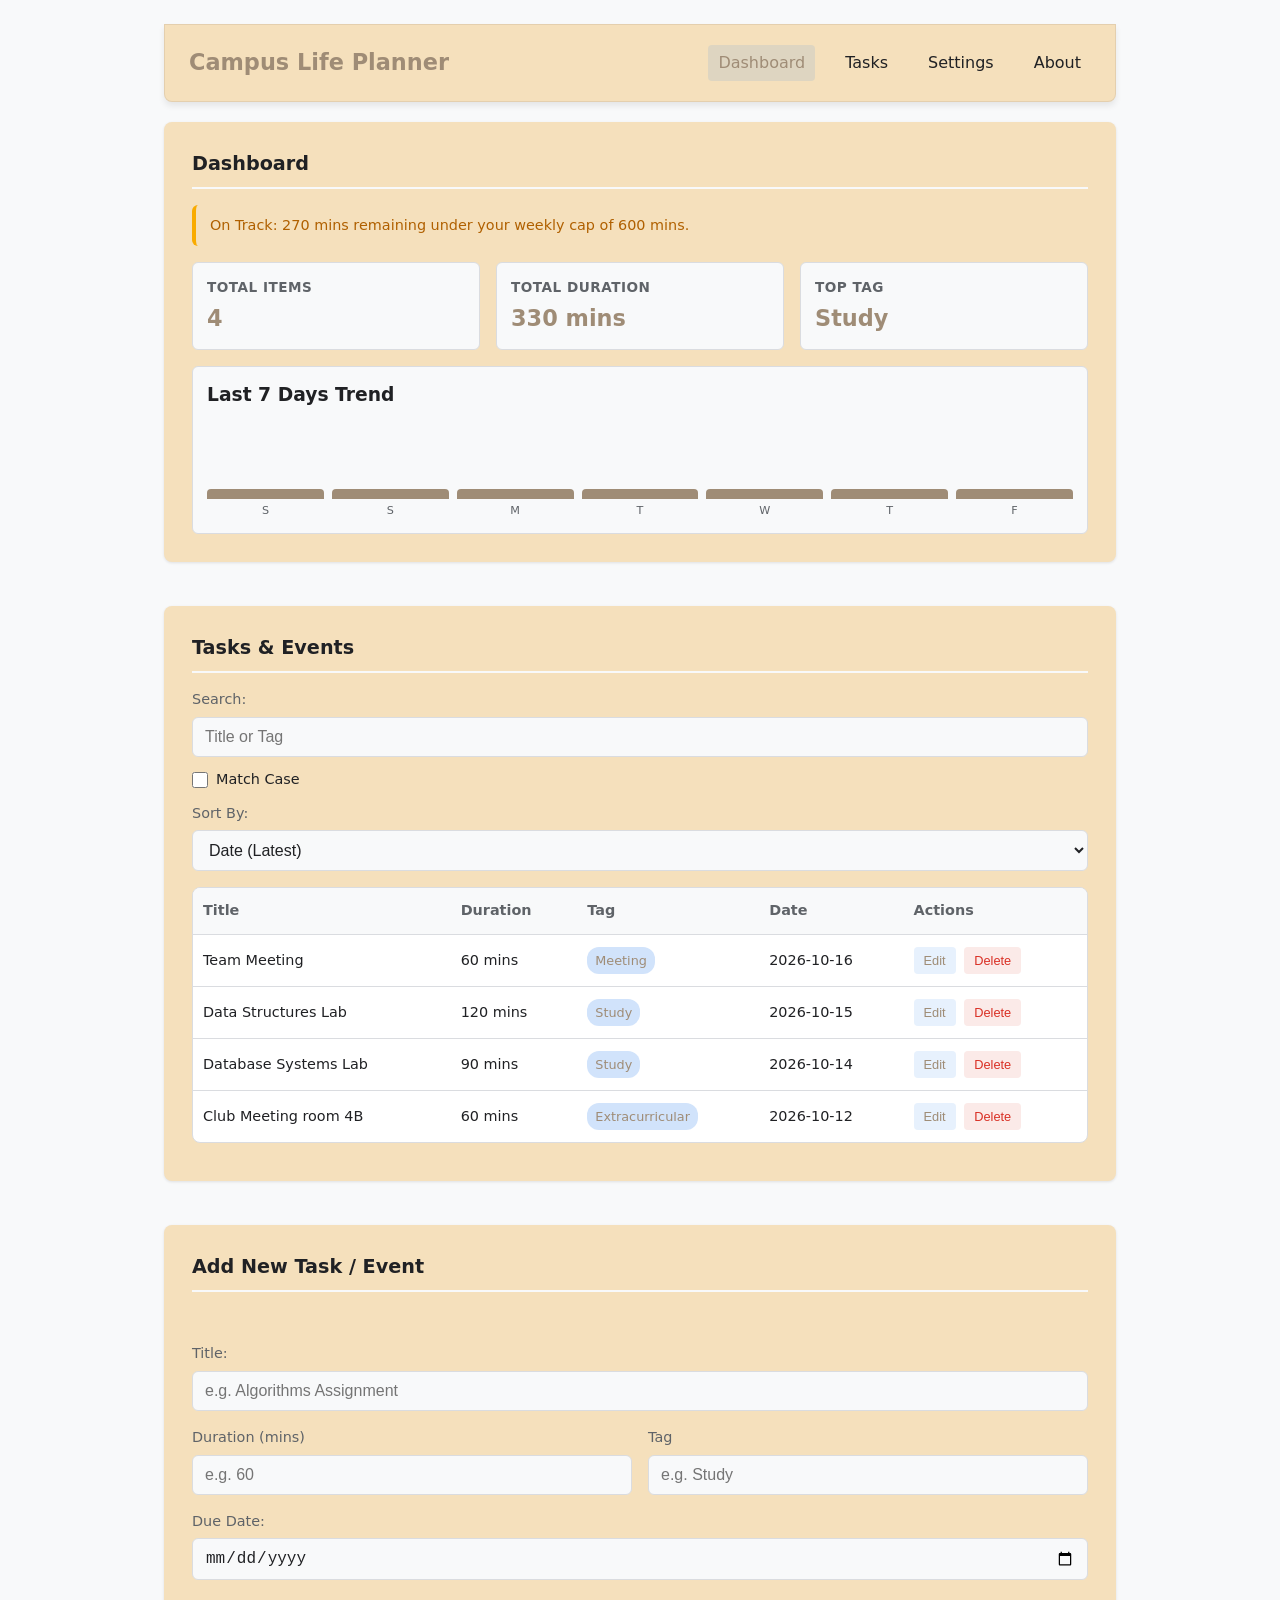
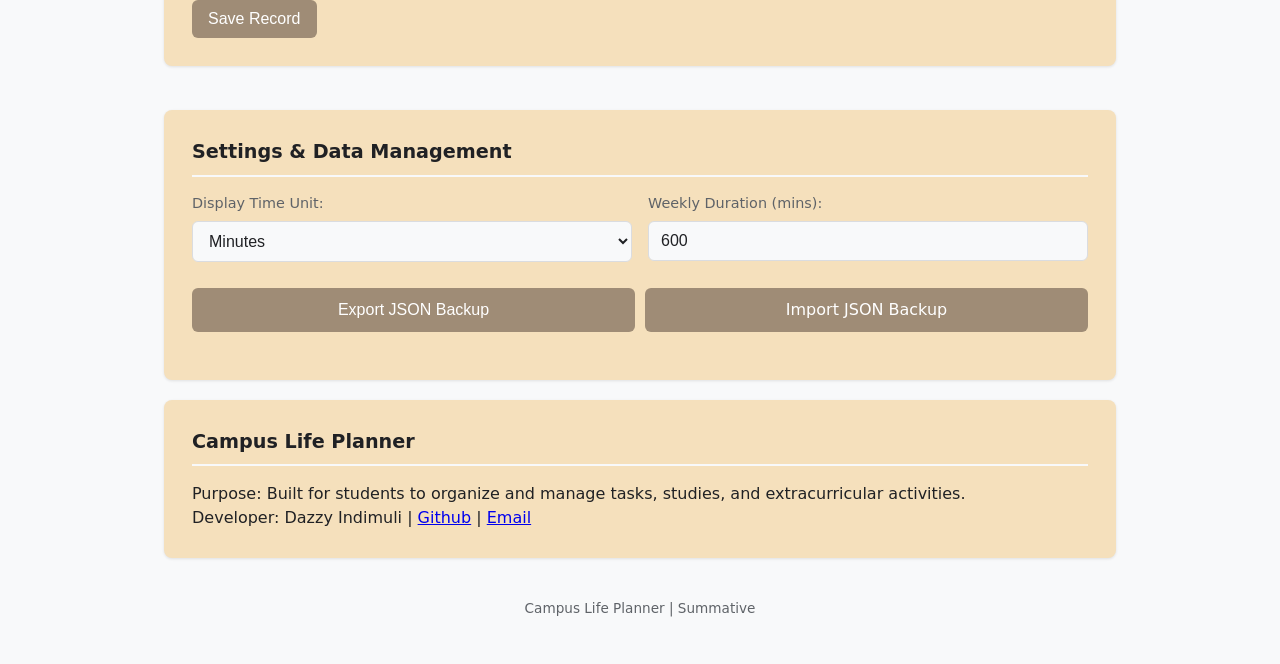
<file: index.html>
<!DOCTYPE html>
<html lang="en">
<head>
    <meta charset="UTF-8">
    <meta name="viewport" content="width=device-width, initial-scale=1.0">
    <title>Campus Life Planner</title>
    <link rel="stylesheet" href="main.css">
    <link rel="stylesheet" href="responsive.css">
</head>
<body>
    <a href="#main-content" class="skip-link">Skip to main content</a>

    <header role="banner">
        <div class="header-container">
            <button id="menu-toggle" class="menu-toggle" aria-expanded="false" aria-label="Toggle navigation menu">
                <span class="hamburger-line"></span>
                <span class="hamburger-line"></span>
                <span class="hamburger-line"></span>
            </button>
            <h1>Campus Life Planner</h1>
        </div>
        <nav role="navigation" id="nav-menu" aria-label="Main Navigation" class="nav-menu">
            <ul>
                <li><a href="#dashboard" aria-current="page">Dashboard</a></li>
                <li><a href="#tasks-list-section">Tasks</a></li>
                <li><a href="#settings">Settings</a></li>
                <li><a href="#about">About</a></li>
            </ul>
        </nav>
    </header>
    
    <main id="main-content" role="main">
        <div id="announcer" aria-live="polite" class="sr-only"></div>
        
        <!-- Dashboard -->
        <section id="dashboard" aria-labelledby="dashboard-heading">
            <h2 id="dashboard-heading">Dashboard</h2>
            <div id="alert-box" class="alert-box normal" aria-live="polite">
                Loading schedule metrics...
            </div>
            <div class="metrics-grid">
                <div class="card metric-card">
                    <h3>Total Items</h3>
                    <p id="stat-count">0</p>
                </div>
                <div class="card metric-card">
                    <h3>Total Duration</h3>
                    <p><span id="stat-duration">0</span> <span id="unit-label-stat">mins</span></p>
                </div>
                <div class="card metric-card">
                    <h3>Top Tag</h3>
                    <p id="stat-top-tag">-</p>
                </div>
            </div>

            <div class="card full-width" style="margin-top: 16px;">
                <h3>Last 7 Days Trend</h3>
                <div id="trend-chart" style="display: flex; align-items: flex-end; gap: 8px; height: 110px; padding-top: 15px;"></div>
            </div>
        </section>

        <!-- Tasks List and Search -->
        <section id="tasks-list-section" aria-labelledby="records-heading">
            <h2 id="records-heading">Tasks & Events</h2>

            <div class="control-bar" style="display: flex; flex-direction: column; gap: 12px; margin-bottom: 16px;">
                <div class="search-group">
                    <label for="search-input">Search:</label>
                    <input type="text" id="search-input" placeholder="Title or Tag">
                </div>
                <div class="filter-options">
                    <label class="checkbox-label">
                        <input type="checkbox" id="case-sensitive-toggle"> Match Case
                    </label>
                </div>
                <div class="sort-group">
                    <label for="sort-select">Sort By: </label>
                    <select id="sort-select" aria-label="Sort records">
                        <option value="date-desc">Date (Latest)</option>
                        <option value="date-asc">Date (Earliest)</option>
                        <option value="duration-desc">Duration (High to Low)</option>
                        <option value="duration-asc">Duration (Low to High)</option>
                        <option value="title-asc">Title (A-Z)</option>
                    </select>
                </div>
            </div>

            <div class="table-responsive">
                <table id="records-table">
                    <thead>
                        <tr>
                            <th>Title</th>
                            <th>Duration</th>
                            <th>Tag</th>
                            <th>Date</th>
                            <th>Actions</th>
                        </tr>
                    </thead>
                    <tbody id="table-body">
                        <!-- Dynamically Populated -->
                    </tbody>
                </table>
            </div>
        </section>

        <!-- Add/Edit Form -->
        <section id="task-form-section">
            <h2 id="form-heading">Add New Task / Event</h2>
            <form id="record-form" class="record-form">
                <div id="form-error-message" class="error-text" role="alert"></div>
                <input type="hidden" id="edit-record-id" value="">

                <div class="form-grid">
                    <div class="form-group full-width">
                        <label for="input-title">Title:</label>
                        <input type="text" id="input-title" required placeholder="e.g. Algorithms Assignment">
                    </div>

                    <div class="form-group">
                        <label for="input-duration">Duration (<span id="form-unit-label">mins</span>)</label>
                        <input type="number" step="any" id="input-duration" required placeholder="e.g. 60">
                    </div>

                    <div class="form-group">
                        <label for="input-tag">Tag</label>
                        <input type="text" id="input-tag" required placeholder="e.g. Study">
                    </div>

                    <div class="form-group full-width">
                        <label for="input-date">Due Date:</label>
                        <input type="date" id="input-date" required>
                    </div>
                </div>

                <div class="form-actions">
                    <button type="submit" id="submit-btn" class="btn-primary">Save Record</button>
                    <button type="button" id="cancel-edit-btn" class="btn-secondary" style="display: none;">Cancel</button>
                </div>
            </form>
        </section>

        <!-- Settings & Backup Section -->
        <section id="settings" aria-labelledby="settings-heading">
            <h2 id="settings-heading">Settings & Data Management</h2>
            <div class="settings-grid">
                <div class="setting-item">
                    <label for="unit-select">Display Time Unit:</label>
                    <select id="unit-select">
                        <option value="mins">Minutes</option>
                        <option value="hours">Hours</option>
                    </select>
                </div>
                <div class="setting-item">
                    <label for="cap-input">Weekly Duration (<span id="settings-unit-label">mins</span>):</label>
                    <input type="number" id="cap-input" value="600" step="any">
                </div>
                <div class="backup-actions full-width" style="display: flex; gap: 10px; margin-top: 10px;">
                    <button id="export-json-btn" type="button" class="btn-secondary" style="flex: 1;">Export JSON Backup</button>
                    <label class="file-upload-label" style="flex: 1; text-align: center; cursor: pointer;">
                        Import JSON Backup <input type="file" id="import-json-input" accept=".json" style="display: none;">
                    </label>
                </div>
            </div>
        </section>
    </main>

    <!-- About Section -->
    <section id="about" aria-labelledby="about-heading">
        <h2 id="about-heading">Campus Life Planner</h2>
        <p>Purpose: Built for students to organize and manage tasks, studies, and extracurricular activities.</p>
        <p>Developer: Dazzy Indimuli | <a href="https://github.com/dazzy-ji" target="_blank">Github</a> | <a href="mailto:d.indimuli@alustudent.com">Email</a></p>
    </section>

    <footer role="contentinfo">
        <p>Campus Life Planner | Summative</p>
    </footer>

    <script type="module" src="scripts/state.js"></script>
</body>
</html>
</file>
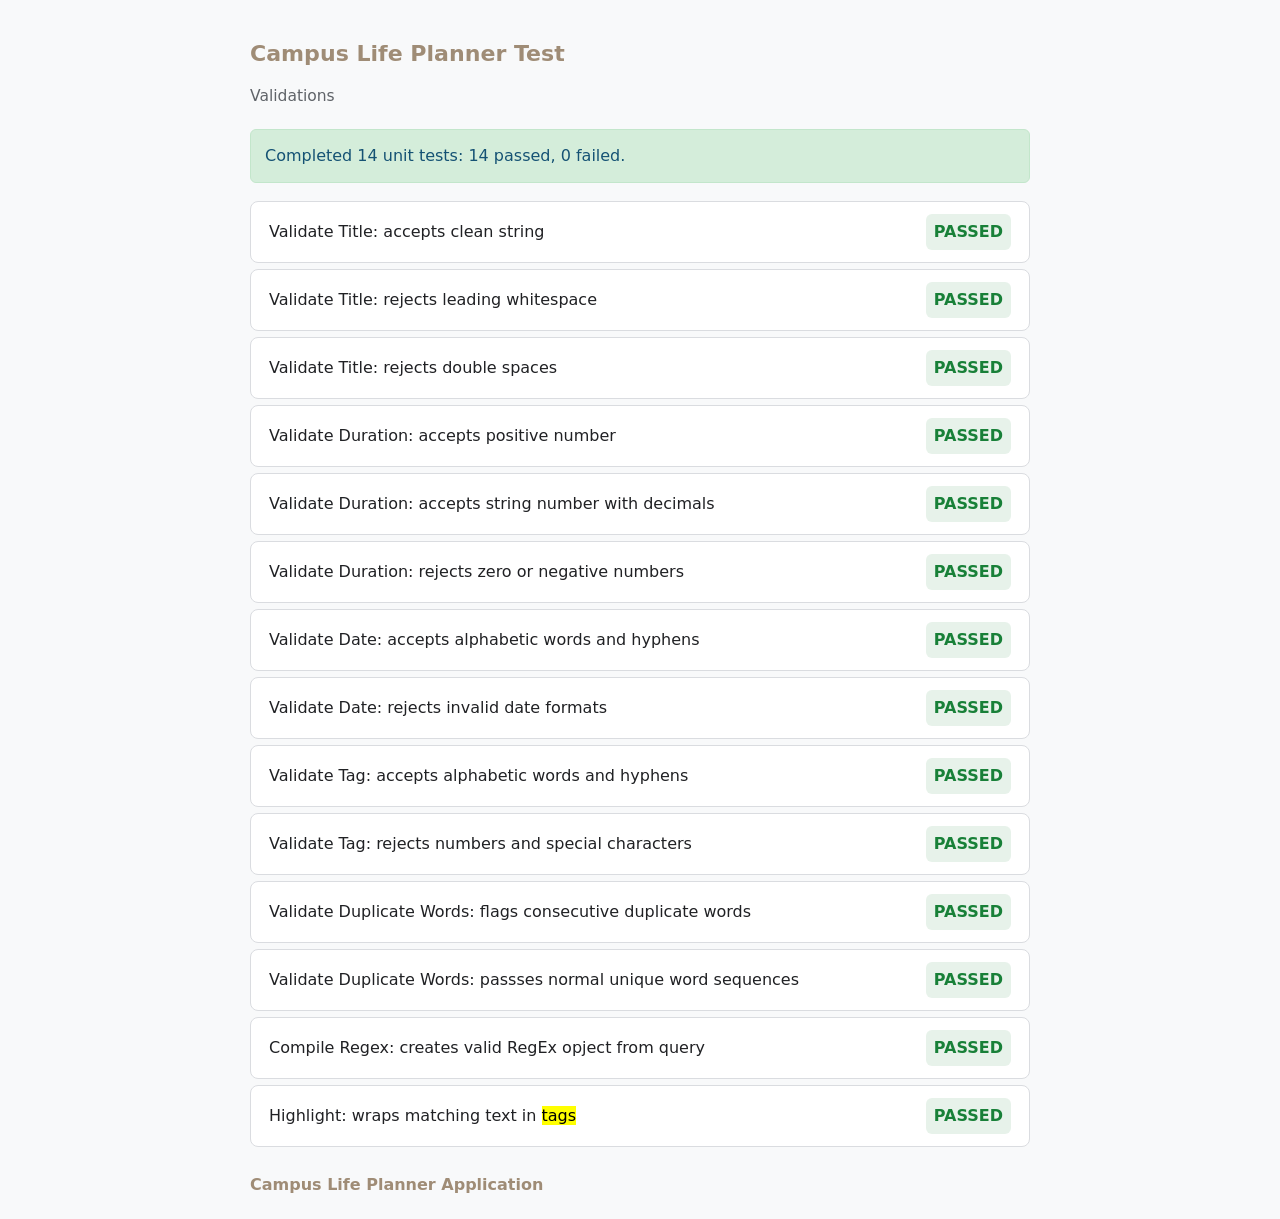
<file: tests.html>
<!DOCTYPE html>
<html lang="en">
<head>
    <meta charset="UTF-8">
    <meta name="viewport" content="width=device-width, initial-scale=1.0">
    <title>Campus Life Planner - Tests</title>
    <style>
        :root{
            --primary-color: #9F8C76;
            --surface-color: #f5e0bc;
            --bg-color: #f8f9fa;
            --text-main: #202124;
            --border-color: #dadce0;
        }
        body{
            font-family: system-ui, -apple-system, BlinkMacSystemFont, 'Segoe UI', Roboto, Oxygen, Ubuntu, Cantarell, 'Open Sans', 'Helvetica Neue', sans-serif;
            background-color: var(--bg-color);
            color: var(--text-main);
            padding: 22px;
            max-width: 780px;
            margin: 0 auto;
            line-height: 1.5;
        }
        h1{
            color: var(--primary-color);
            margin-bottom: 8px;
            font-size: 1.38rem;
        }
        p.subtitle{
            color: #5f6368;
            margin-bottom: 20px;
            font-size: 0.97rem;
        }
        .summary{
            background: var(--surface-color);
            padding: 14px;
            border-radius: 6px;
            margin-bottom: 18px;
            font-weight: 500;
            border: 1px solid rgba(159, 140 ,118, 0.3);
        }
        .test-case{
            background: #ffffff;
            padding: 12px 18px;
            border-radius: 8px;
            margin-bottom: 6px;
            border: 1px solid var(--border-color);
            display: flex;
            justify-content: space-between;
            align-items: center;
            font-size: 1rem;
        }
        .pass{
            color: #188038;
            font-weight: 700;
            background: rgba(24, 128, 56, 0.1);
            padding: 6px 8px;
            border-radius: 6px;
        }
        .fail{
            color: #d93025;
            font-weight: 700;
            background: rgba(217, 48, 37, 0.1);
            padding: 6px 8px;
            border-radius: 6px;
        }
        .back-link{
            display: inline-block;
            margin-top: 20px;
            color: var(--primary-color);
            text-decoration: none;
            font-weight: 600;
        }
        .back-link:hover{
            text-decoration: underline;
        }
    </style>
</head>
<body>
    <h1>Campus Life Planner Test</h1>
    <p class="subtitle">Validations</p>

    <div id="test-summary" class="summary">Executing tests</div>
    <div id="test-results"></div>

    <a href="index.html" class="back-link">Campus Life Planner Application</a>

    <script type="module">
        import { validateTitle, validateDuration, validateDate, validateTag, validateNoDuplicates } from './scripts/validators.js';
        import { compileRegex, highlight } from './scripts/search.js';

        let passedCount = 0;
        let totalCount = 0;

        function runTest(testName, assertionFn){
            totalCount++;
            const resultsContainer = document.getElementById('test-results');
            const div = document.createElement('div');
            div.className = 'test-case';
            try{
                const success = assertionFn();
                if (success){
                    passedCount++;
                    div.innerHTML = `<span>${testName}</span> <span class="pass">PASSED</span>`;
                } else{
                    div.innerHTML = `<span>${testName}</span> <span class="fail">FAILED</span>`;
                }
            } catch (err){
                div.innerHTML = `<span>${testName}</span> <span class="fail">ERROR: ${err.message}</span>`;
            }
            if (resultsContainer){
                resultsContainer.appendChild(div);
            }
        }

        runTest('Validate Title: accepts clean string', () => validateTitle('Algorithms Assignment') === true);
        runTest('Validate Title: rejects leading whitespace', () => validateTitle(' Algorithms') === false);
        runTest('Validate Title: rejects double spaces', () => validateTitle('Algorithms  Assignment') === false);

        runTest('Validate Duration: accepts positive number', () => validateDuration(120) === true);
        runTest('Validate Duration: accepts string number with decimals', () => validateDuration('45.5') === true);
        runTest('Validate Duration: rejects zero or negative numbers', () => validateDuration(0) === false && validateDuration(-15) === false);

        runTest('Validate Date: accepts alphabetic words and hyphens', () => validateDate('2026-10-15') === true);
        runTest('Validate Date: rejects invalid date formats', () => validateDate('15-10-2026') === false);

        runTest('Validate Tag: accepts alphabetic words and hyphens', () => validateTag('Extracurricular') === true);
        runTest('Validate Tag: rejects numbers and special characters', () => validateTag('Study123') === false);

        runTest('Validate Duplicate Words: flags consecutive duplicate words', () => validateNoDuplicates('Lecture prep prep') === false);
        runTest('Validate Duplicate Words: passses normal unique word sequences', () => validateNoDuplicates('Lecture prep session') === true);

        runTest('Compile Regex: creates valid RegEx opject from query', () => {
            const reg = compileRegex('Study');
            return reg instanceof RegExp && reg.test('Study');
        });

        runTest('Highlight: wraps matching text in <mark> tags', () => {
            const reg = compileRegex('Lab');
            const result = highlight('Database Systems Lab', reg);
            return result.includes('<mark>Lab</mark');
        });

        const summaryContainer = document.getElementById('test-summary');
        if(summaryContainer){
            summaryContainer.textContent = `Completed ${totalCount} unit tests: ${passedCount} passed, ${totalCount - passedCount} failed.`;
            if (passedCount === totalCount){
                summaryContainer.style.background = '#d4edda';
                summaryContainer.style.color = '#155274';
                summaryContainer.style.borderColor = '#c3e6cb';
            } else {
                summaryContainer.style.background = '#f8d7da';
                summaryContainer.style.color = '#721c24';
                summaryContainer.style.borderColor = '#f5c6cb'
            }
        }
    </script>
</body>
</html>
</file>
<file: main.css>
:root {
  --primary-color: #9F8C76;
  --primary-hover: #9F8C76;
  --bg-color: #f8f9fa;
  --surface-color: #f5e0bc;
  --text-main: #202124;
  --text-muted: #5f6368;
  --border-color: #dadce0;
  --error-color: #d93025;
  --success-color: #188038;
  --focus-ring: 2px solid #9F8C76;
  --transition-speed: 0.2s ease-in-out;
}

*{
    box-sizing: border-box;
    margin: 0;
    padding: 0;
}

body{
    font-family: system-ui, -apple-system, BlinkMacSystemFont, 'Segoe UI', Roboto, Oxygen, Ubuntu, Cantarell, 'Open Sans', 'Helvetica Neue', sans-serif;
    background-color: var(--bg-color);
    color: var(--text-main);
    line-height: 1.5;
    padding: 16px;
    max-width: 100%
}

.skip-link{
    position: absolute;
    top: -40px;
    left: 0;
    background: var(--primary-color);
    color: white;
    padding: 8px 16px;
    z-index: 100;
    text-decoration: none;
    font-weight: bold;
    transition: top var(--transition-speed);
    border-radius: 0 0 6px 0;
}

.skip-link:focus{
    top: 0;
}

.sr-only{
    position: absolute;
    width: 1px;
    height: 1px;
    padding: 0;
    margin: -1px;
    overflow: hidden;
    clip: rect(0, 0, 0, 0);
    white-space: nowrap;
    border: 0;
}

a:focus-visible,
button:focus-visible,
input:focus-visible,
select:focus-visible{
    outline: var(--focus-ring);
    outline-offset: 2px;
}

header{
    position: sticky;
    top: 0;
    z-index: 1000;
    background: var(--surface-color);
    padding: 16px;
    border-radius: 0 0 8px 8px; /* Adjusted corners for a smoother top-docked look */
    box-shadow: 0 4px 6px rgba(0, 0, 0, 0.08); /* Enhanced shadow to separate it from scrolling content */
    margin-bottom: 20px;
    border: 1px solid rgba(159, 140, 118, 0.2);
}

.header-container{
    display: flex;
    align-items: center;
    justify-content: space-between;
    gap: 16px;
}

header h1{
    font-size: 1.4rem;
    margin-bottom: 0;
    color: var(--primary-color);
    white-space: nowrap;
    flex-shrink: 0;
    font-weight: 700;
}

.menu-toggle{
    background: none;
    border: none;
    cursor: pointer;
    display: flex;
    flex-direction: column;
    gap: 5px;
    padding: 8px;
    border-radius: 4px;
}

.hamburger-line{
    display: block;
    width: 25px;
    height: 3px;
    background-color: var(--text-main);
    border-radius: 2px;
    transition: transform 0.3s ease, opacity 0.3s ease;
}

.nav-menu{
    display: none;
    flex-direction: column;
    margin-top: 12px;
    background-color: var(--surface-color);
    border: 1px solid var(--border-color);
    border-radius: 6px;
    box-shadow: 0 4px 12px rgba(0,0,0,0.1);
    padding: 12px;
    animation: fadeIn 0.2s ease-in-out;
}

.nav-menu.open{
    display: flex;
}

.nav-menu ul{
    list-style: none;
    display: flex;
    flex-direction: column;
    gap: 6px;
}

.nav-menu a{
    display: block;
    text-decoration: none;
    color: var(--text-main);
    padding: 10px 16px;
    font-weight: 500;
    border-radius: 4px;
    transition: background var(--transition-speed), color var(--transition-speed);
}

nav a:hover,
nav a[aria-current="page"]{
    background: rgba(26, 115, 232, 0.1);
    color: var(--primary-color);
}

@keyframes fadeIn{
    from{ opacity: 0; transform: translateY(-8px);}
    to{ opacity: 1; transform: translateY(0);}
}

main{
    display: flex;
    flex-direction: column;
    gap: 24px;
}

section{
    background: var(--surface-color);
    padding: 20px 16px;
    border-radius: 8px;
    box-shadow: 0 1px 3px rgba(0,0,0,0.1);
    margin-bottom: 20px;
}

h2{
    font-size: 1.2rem;
    margin-bottom: 16px;
    color: var(--text-main);
    border-bottom: 2px solid var(--bg-color);
    padding-bottom: 8px;
    font-weight: 600;
}

.metrics-grid{
    display: flex;
    flex-direction: column;
    gap: 12px;
}

.card{
    background: var(--bg-color);
    padding: 14px;
    border-radius: 6px;
    border: 1px solid var(--border-color);
}

.metric-card h3{
    font-size: 0.85rem;
    color: var(--text-muted);
    text-transform: uppercase;
    letter-spacing: 0.5px;
    margin-bottom: 4px;
}

.metric-card p{
    font-size: 1.4rem;
    font-weight: 700;
    color: var(--primary-color);
}

.alert-box{
    padding: 10px 14px;
    border-radius: 6px;
    margin-bottom: 16px;
    font-size: 0.9rem;
    font-weight: 500;
}

.alert-box.normal{
    background-color: var(--warning-bg);
    color: #b06000;
    border-left: 4px solid #f9ab00;
}

.alert-box.exceeded{
    background-color: var(--danger-bg);
    color: var(--danger-color);
    border-left: 4px solid var(--danger-color);
}

.controls-bar{
    display: flex;
    flex-direction: column;
    gap: 12px;
    margin-bottom: 16px;
}

.search-group, .sort-group, .form-group, .setting-item {
    display: flex;
    flex-direction: column;
    gap: 6px
}

label{
    font-size: 0.9rem;
    font-weight: 500;
    color: var(--text-muted);
}

.checkbox-label{
    display: flex;
    flex-direction: row;
    align-items: center;
    gap: 8px;
    cursor: pointer;
    font-weight: 500;
    color: var(--text-main);
}

.checkbox-label input[type="checkbox"]{
    width: 16px;
    height: 16px;
    accent-color: var(--primary-color);
}

input[type="text"],
input[type="number"],
input[type="date"],
select{
    width: 100%;
    padding: 10px 12px;
    border: 1px solid var(--border-color);
    border-radius: 6px;
    font-size: 1rem;
    background: var(--bg-color);
    color: var(--text-main);
    transition: border-color var(--transition-speed);
}

input:focus, select:focus {
    outline: none;
    border-color: var(--primary-color);
    box-shadow: 0 0 0 2px rgba(26, 115, 232, 0.2);
}

.form-grid{
    display: grid;
    grid-template-columns: 1fr;
    gap: 14px;
}

.full-width{
    grid-column: 1 / -1;
}

.table-responsive{
    overflow-x: auto;
    margin-bottom: 10px;
    border-radius: 8px;
    border: 1px solid var(--border-color);
    background: #ffffff;
}

table{
    width: 100%;
    border-collapse: collapse;
    text-align: left;
    font-size: 0.9rem;
}

th, td{
    padding: 12px 10px;
    border-bottom: 1px solid var(--border-color);
}

th{
    background: var(--bg-color);
    font-weight: 600;
    color: var(--text-muted);
}

tr:last-child td{
    border-bottom: none;
}

mark{
    background-color: #fef08a;
    padding: 2px 4px;
    border-radius: 2px;
}

.badge{
    display: inline-block;
    padding: 4px 8px;
    background: rgba(26, 115, 232, 0.2);
    color: var(--primary-color);
    border-radius: 12px;
    font-size: 0.8rem;
    font-weight: 500;
}

button[type="submit"],
button[type="button"],
.btn-primary,
.file-upload-label {
    background-color: var(--primary-color);
    color: white;
    border: none;
    padding: 10px 16px;
    border-radius: 6px;
    font-size: 1rem;
    font-weight: 500;
    cursor: pointer;
    text-align: center;
    transition: background var(--transition-speed), transform 0.1s ease;
    display: inline-block;
}

button:hover,
.file-upload-label:hover{
    background: var(--primary-hover);
}

button:active{
    transform: scale(0.98);
}

.btn-secondary{
    background: #ffffff;
    color: var(--text-main);
    border: 1px solid var(--border-color);
}

.btn-secondary:hover {
  background: var(--bg-color);
}
.btn-edit, .btn-delete {
  padding: 6px 10px;
  border-radius: 4px;
  font-size: 0.8rem;
  border: none;
  cursor: pointer;
  margin-right: 4px;
}
.btn-edit {
  background: rgba(26,115,232,0.1);
  color: var(--primary-color);
}

.btn-delete {
  background: rgba(217,48,37,0.1);
  color: var(--error-color);
}

.record-form{
    display: flex;
    flex-direction: column;
    gap: 16px;
}

.form-actions{
    display: flex;
    gap: 10px;
    margin-top: 4px;
}

.error-text {
    color: var(--error-color);
    font-size: 0.8rem;
    font-weight: 500;
    min-height: 1.2rem;
}

.settings-grid{
    display: flex;
    flex-direction: column;
    gap: 14px;
    margin-bottom: 20px;
}

.backup-actions{
    display: flex;
    flex-direction: column;
    gap: 10px;
}

.file-upload-label{
    text-align: center;
    display: block;
    cursor: pointer;
}

footer{
    text-align: center;
    padding: 20px 0;
    color: var(--text-muted);
    font-size: 0.85rem;
    margin-top: 20px;
}
</file>
<file: responsive.css>
@media(min-width: 768px){
    body{
        padding: 24px;
        max-width: 720px;
        margin: 0 auto;
    }

    header{
        display: flex;
        justify-content: space-between;
        align-items: center;
        padding: 20px 24px;
    }

    .menu-toggle{
        display: none !important;
    }
    
    .header-container{
        gap: 0;
    }

    header h1{
        margin-bottom: 0;
    }

    .nav-menu{
        display: flex !important;
        position: static;
        margin-top: 0;
        background: transparent;
        border: none;
        box-shadow: none;
        padding: 0;
    }

    .nav-menu ul{
        flex-direction: row;
        gap: 20px;
        align-items: center;
    }

    .nav-menu a{
        padding: 6px 10px;
    }

    .metrics-grid{
        display: grid;
        grid-template-columns: repeat(3, 1fr);
        gap: 16px;
    }

    .controls-bar{
        display: grid;
        grid-template-columns: 2fr 1fr 1.5fr;
        align-items: flex-end;
        gap: 16px;
    }

    .form-grid{
        grid-template-columns: 1fr 1fr;
        gap: 16px
    }

    .search-group{
        flex: 2;
    }

    .sort-group{
        flex: 1;
    }

    .settings-grid{
        display: grid;
        grid-template-columns: 1fr 1fr;
        gap: 16px
    }
    
    .backup-actions{
        flex-direction: row;
    }

    .backup-actions button,
    .backup-actions .file-upload-label{
        flex: 1;
    }
}

@media (min-width: 1024px){
    body{
        max-width: 1000px;
    }
    section{
        padding: 28px;
    }
}
</file>
